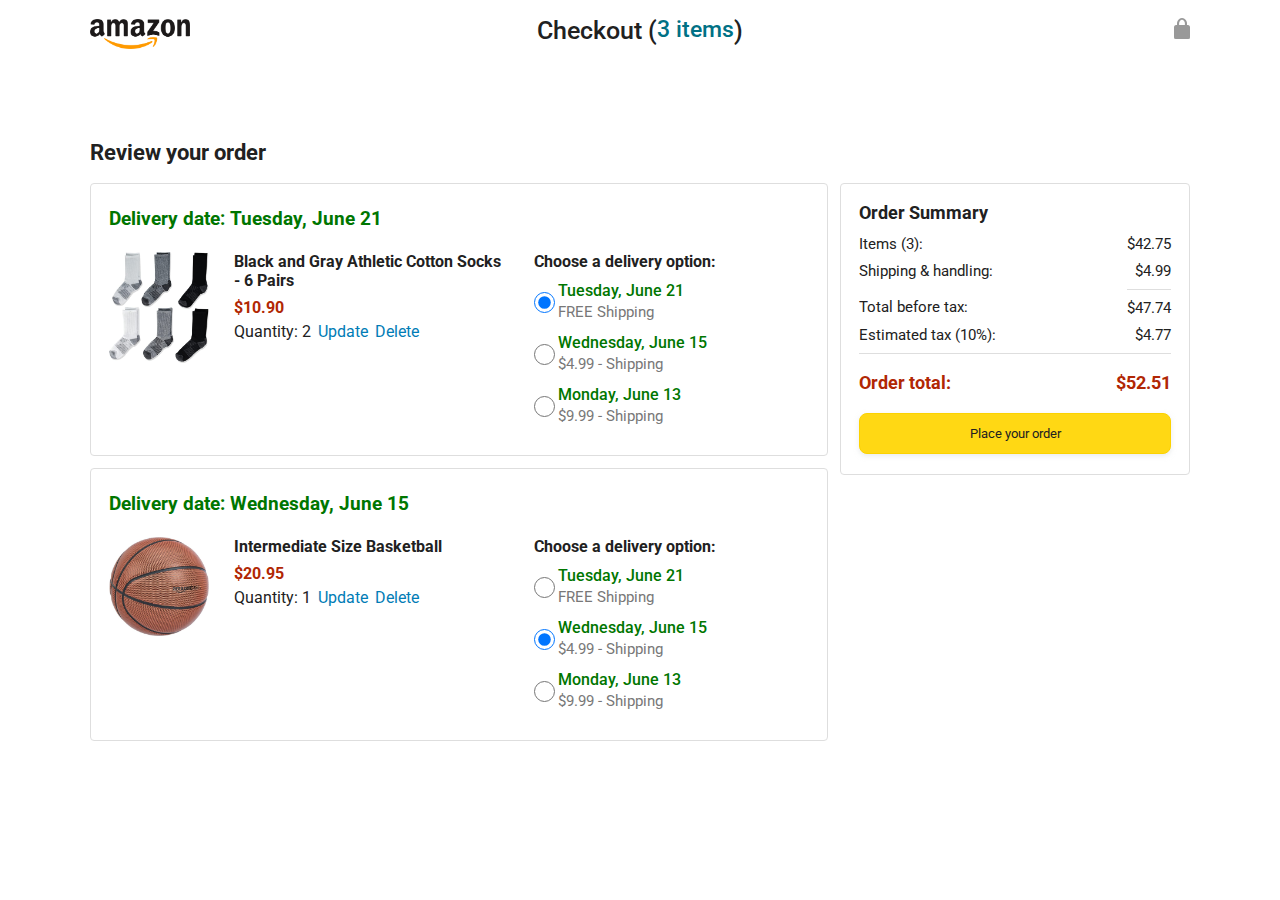
<file: checkout.html>
<!DOCTYPE html>
<html>
  <head>
    <title>Checkout</title>

    <!-- This code is needed for responsive design to work.
      (Responsive design = make the website look good on
      smaller screen sizes like a phone or a tablet). -->
    <meta name="viewport" content="width=device-width, initial-scale=1">

    <!-- Load a font called Roboto from Google Fonts. -->
    <link rel="preconnect" href="https://fonts.googleapis.com">
    <link rel="preconnect" href="https://fonts.gstatic.com" crossorigin>
    <link href="https://fonts.googleapis.com/css2?family=Roboto:wght@400;500;700&display=swap" rel="stylesheet">

    <!-- Here are the CSS files for this page. -->
    <link rel="stylesheet" href="styles/shared/general.css">
    <link rel="stylesheet" href="styles/pages/checkout/checkout-header.css">
    <link rel="stylesheet" href="styles/pages/checkout/checkout.css">
  </head>
  <body>
    <div class="checkout-header">
      <div class="header-content">
        <div class="checkout-header-left-section">
          <a href="amazon.html">
            <img class="amazon-logo" src="images/amazon-logo.png">
            <img class="amazon-mobile-logo" src="images/amazon-mobile-logo.png">
          </a>
        </div>

        <div class="checkout-header-middle-section">
          Checkout (<a class="return-to-home-link"
            href="amazon.html">3 items</a>)
        </div>

        <div class="checkout-header-right-section">
          <img src="images/icons/checkout-lock-icon.png">
        </div>
      </div>
    </div>

    <div class="main">
      <div class="page-title">Review your order</div>

      <div class="checkout-grid">
        <div class="order-summary">
          <div class="cart-item-container">
            <div class="delivery-date">
              Delivery date: Tuesday, June 21
            </div>

            <div class="cart-item-details-grid">
              <img class="product-image"
                src="images/products/athletic-cotton-socks-6-pairs.jpg">

              <div class="cart-item-details">
                <div class="product-name">
                  Black and Gray Athletic Cotton Socks - 6 Pairs
                </div>
                <div class="product-price">
                  $10.90
                </div>
                <div class="product-quantity">
                  <span>
                    Quantity: <span class="quantity-label">2</span>
                  </span>
                  <span class="update-quantity-link link-primary">
                    Update
                  </span>
                  <span class="delete-quantity-link link-primary">
                    Delete
                  </span>
                </div>
              </div>

              <div class="delivery-options">
                <div class="delivery-options-title">
                  Choose a delivery option:
                </div>
                <div class="delivery-option">
                  <input type="radio" checked
                    class="delivery-option-input"
                    name="delivery-option-1">
                  <div>
                    <div class="delivery-option-date">
                      Tuesday, June 21
                    </div>
                    <div class="delivery-option-price">
                      FREE Shipping
                    </div>
                  </div>
                </div>
                <div class="delivery-option">
                  <input type="radio"
                    class="delivery-option-input"
                    name="delivery-option-1">
                  <div>
                    <div class="delivery-option-date">
                      Wednesday, June 15
                    </div>
                    <div class="delivery-option-price">
                      $4.99 - Shipping
                    </div>
                  </div>
                </div>
                <div class="delivery-option">
                  <input type="radio"
                    class="delivery-option-input"
                    name="delivery-option-1">
                  <div>
                    <div class="delivery-option-date">
                      Monday, June 13
                    </div>
                    <div class="delivery-option-price">
                      $9.99 - Shipping
                    </div>
                  </div>
                </div>
              </div>
            </div>
          </div>

          <div class="cart-item-container">
            <div class="delivery-date">
              Delivery date: Wednesday, June 15
            </div>

            <div class="cart-item-details-grid">
              <img class="product-image"
                src="images/products/intermediate-composite-basketball.jpg">

              <div class="cart-item-details">
                <div class="product-name">
                  Intermediate Size Basketball
                </div>
                <div class="product-price">
                  $20.95
                </div>
                <div class="product-quantity">
                  <span>
                    Quantity: <span class="quantity-label">1</span>
                  </span>
                  <span class="update-quantity-link link-primary">
                    Update
                  </span>
                  <span class="delete-quantity-link link-primary">
                    Delete
                  </span>
                </div>
              </div>

              <div class="delivery-options">
                <div class="delivery-options-title">
                  Choose a delivery option:
                </div>

                <div class="delivery-option">
                  <input type="radio" class="delivery-option-input"
                    name="delivery-option-2">
                  <div>
                    <div class="delivery-option-date">
                      Tuesday, June 21
                    </div>
                    <div class="delivery-option-price">
                      FREE Shipping
                    </div>
                  </div>
                </div>
                <div class="delivery-option">
                  <input type="radio" checked class="delivery-option-input"
                    name="delivery-option-2">
                  <div>
                    <div class="delivery-option-date">
                      Wednesday, June 15
                    </div>
                    <div class="delivery-option-price">
                      $4.99 - Shipping
                    </div>
                  </div>
                </div>
                <div class="delivery-option">
                  <input type="radio" class="delivery-option-input"
                    name="delivery-option-2">
                  <div>
                    <div class="delivery-option-date">
                      Monday, June 13
                    </div>
                    <div class="delivery-option-price">
                      $9.99 - Shipping
                    </div>
                  </div>
                </div>
              </div>
            </div>
          </div>
        </div>

        <div class="payment-summary">
          <div class="payment-summary-title">
            Order Summary
          </div>

          <div class="payment-summary-row">
            <div>Items (3):</div>
            <div class="payment-summary-money">$42.75</div>
          </div>

          <div class="payment-summary-row">
            <div>Shipping &amp; handling:</div>
            <div class="payment-summary-money">$4.99</div>
          </div>

          <div class="payment-summary-row subtotal-row">
            <div>Total before tax:</div>
            <div class="payment-summary-money">$47.74</div>
          </div>

          <div class="payment-summary-row">
            <div>Estimated tax (10%):</div>
            <div class="payment-summary-money">$4.77</div>
          </div>

          <div class="payment-summary-row total-row">
            <div>Order total:</div>
            <div class="payment-summary-money">$52.51</div>
          </div>

          <button class="place-order-button button-primary">
            Place your order
          </button>
        </div>
      </div>
    </div>
  </body>
</html>
</file>
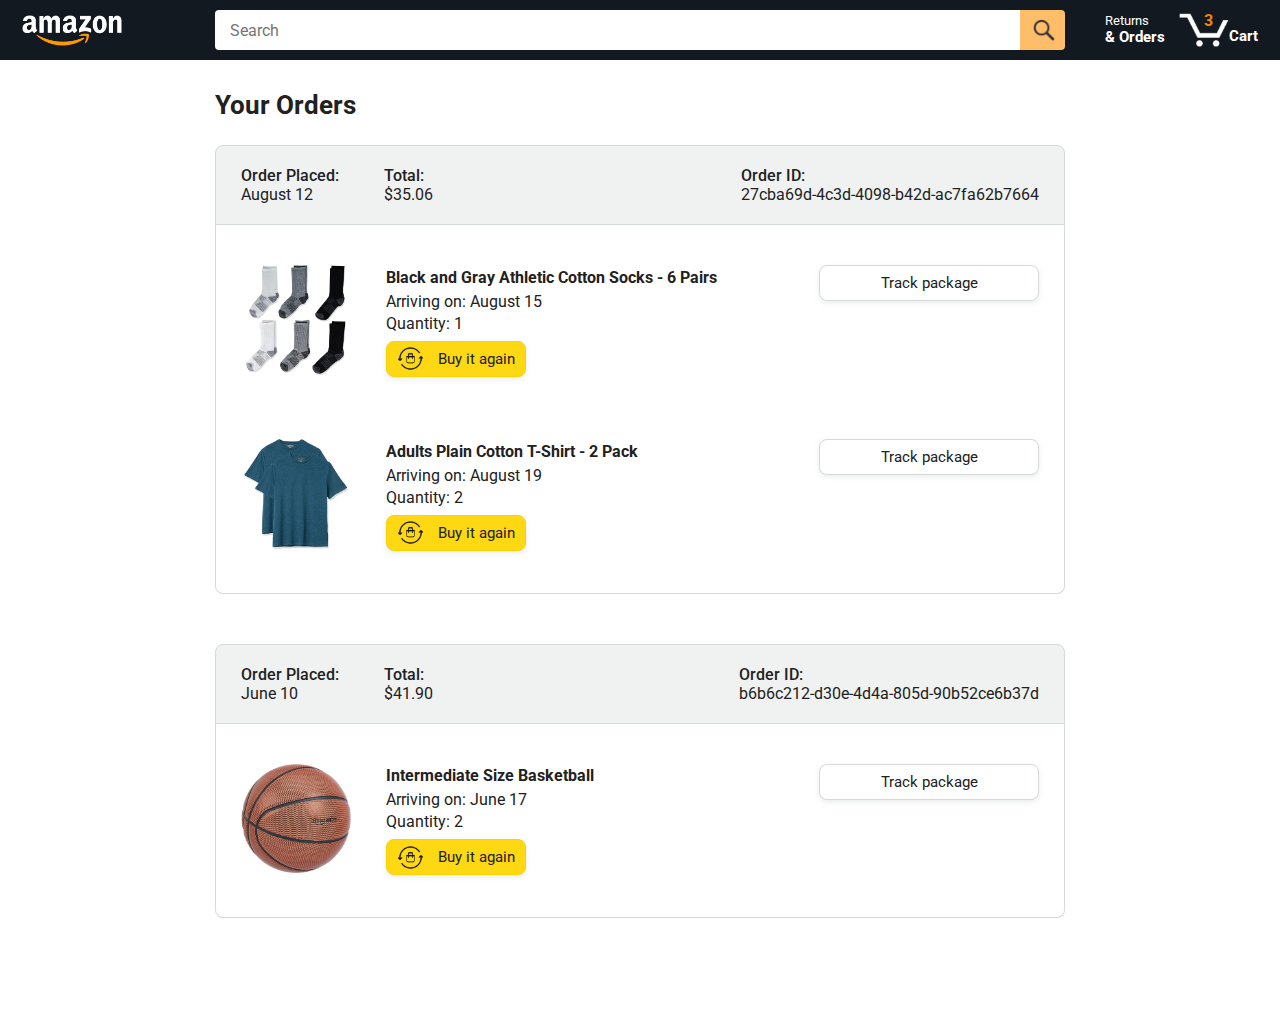
<file: orders.html>
<!DOCTYPE html>
<html>
  <head>
    <title>Orders</title>

    <!-- This code is needed for responsive design to work.
      (Responsive design = make the website look good on
      smaller screen sizes like a phone or a tablet). -->
    <meta name="viewport" content="width=device-width, initial-scale=1">

    <!-- Load a font called Roboto from Google Fonts. -->
    <link rel="preconnect" href="https://fonts.googleapis.com">
    <link rel="preconnect" href="https://fonts.gstatic.com" crossorigin>
    <link href="https://fonts.googleapis.com/css2?family=Roboto:wght@400;500;700&display=swap" rel="stylesheet">

    <!-- Here are the CSS files for this page. -->
    <link rel="stylesheet" href="styles/shared/general.css">
    <link rel="stylesheet" href="styles/shared/amazon-header.css">
    <link rel="stylesheet" href="styles/pages/orders.css">
  </head>
  <body>
    <div class="amazon-header">
      <div class="amazon-header-left-section">
        <a href="amazon.html" class="header-link">
          <img class="amazon-logo"
            src="images/amazon-logo-white.png">
          <img class="amazon-mobile-logo"
            src="images/amazon-mobile-logo-white.png">
        </a>
      </div>

      <div class="amazon-header-middle-section">
        <input class="search-bar" type="text" placeholder="Search">

        <button class="search-button">
          <img class="search-icon" src="images/icons/search-icon.png">
        </button>
      </div>

      <div class="amazon-header-right-section">
        <a class="orders-link header-link" href="orders.html">
          <span class="returns-text">Returns</span>
          <span class="orders-text">& Orders</span>
        </a>

        <a class="cart-link header-link" href="checkout.html">
          <img class="cart-icon" src="images/icons/cart-icon.png">
          <div class="cart-quantity">3</div>
          <div class="cart-text">Cart</div>
        </a>
      </div>
    </div>

    <div class="main">
      <div class="page-title">Your Orders</div>

      <div class="orders-grid">
        <div class="order-container">
          
          <div class="order-header">
            <div class="order-header-left-section">
              <div class="order-date">
                <div class="order-header-label">Order Placed:</div>
                <div>August 12</div>
              </div>
              <div class="order-total">
                <div class="order-header-label">Total:</div>
                <div>$35.06</div>
              </div>
            </div>

            <div class="order-header-right-section">
              <div class="order-header-label">Order ID:</div>
              <div>27cba69d-4c3d-4098-b42d-ac7fa62b7664</div>
            </div>
          </div>

          <div class="order-details-grid">
            <div class="product-image-container">
              <img src="images/products/athletic-cotton-socks-6-pairs.jpg">
            </div>

            <div class="product-details">
              <div class="product-name">
                Black and Gray Athletic Cotton Socks - 6 Pairs
              </div>
              <div class="product-delivery-date">
                Arriving on: August 15
              </div>
              <div class="product-quantity">
                Quantity: 1
              </div>
              <button class="buy-again-button button-primary">
                <img class="buy-again-icon" src="images/icons/buy-again.png">
                <span class="buy-again-message">Buy it again</span>
              </button>
            </div>

            <div class="product-actions">
              <a href="tracking.html">
                <button class="track-package-button button-secondary">
                  Track package
                </button>
              </a>
            </div>

            <div class="product-image-container">
              <img src="images/products/adults-plain-cotton-tshirt-2-pack-teal.jpg">
            </div>

            <div class="product-details">
              <div class="product-name">
                Adults Plain Cotton T-Shirt - 2 Pack
              </div>
              <div class="product-delivery-date">
                Arriving on: August 19
              </div>
              <div class="product-quantity">
                Quantity: 2
              </div>
              <button class="buy-again-button button-primary">
                <img class="buy-again-icon" src="images/icons/buy-again.png">
                <span class="buy-again-message">Buy it again</span>
              </button>
            </div>

            <div class="product-actions">
              <a href="tracking.html">
                <button class="track-package-button button-secondary">
                  Track package
                </button>
              </a>
            </div>
          </div>
        </div>

        <div class="order-container">

          <div class="order-header">
            <div class="order-header-left-section">
              <div class="order-date">
                <div class="order-header-label">Order Placed:</div>
                <div>June 10</div>
              </div>
              <div class="order-total">
                <div class="order-header-label">Total:</div>
                <div>$41.90</div>
              </div>
            </div>

            <div class="order-header-right-section">
              <div class="order-header-label">Order ID:</div>
              <div>b6b6c212-d30e-4d4a-805d-90b52ce6b37d</div>
            </div>
          </div>

          <div class="order-details-grid">
            <div class="product-image-container">
              <img src="images/products/intermediate-composite-basketball.jpg">
            </div>

            <div class="product-details">
              <div class="product-name">
                Intermediate Size Basketball
              </div>
              <div class="product-delivery-date">
                Arriving on: June 17
              </div>
              <div class="product-quantity">
                Quantity: 2
              </div>
              <button class="buy-again-button button-primary">
                <img class="buy-again-icon" src="images/icons/buy-again.png">
                <span class="buy-again-message">Buy it again</span>
              </button>
            </div>

            <div class="product-actions">
              <a href="tracking.html">
                <button class="track-package-button button-secondary">
                  Track package
                </button>
              </a>
            </div>
          </div>
        </div>
      </div>
    </div>
  </body>
</html>
</file>
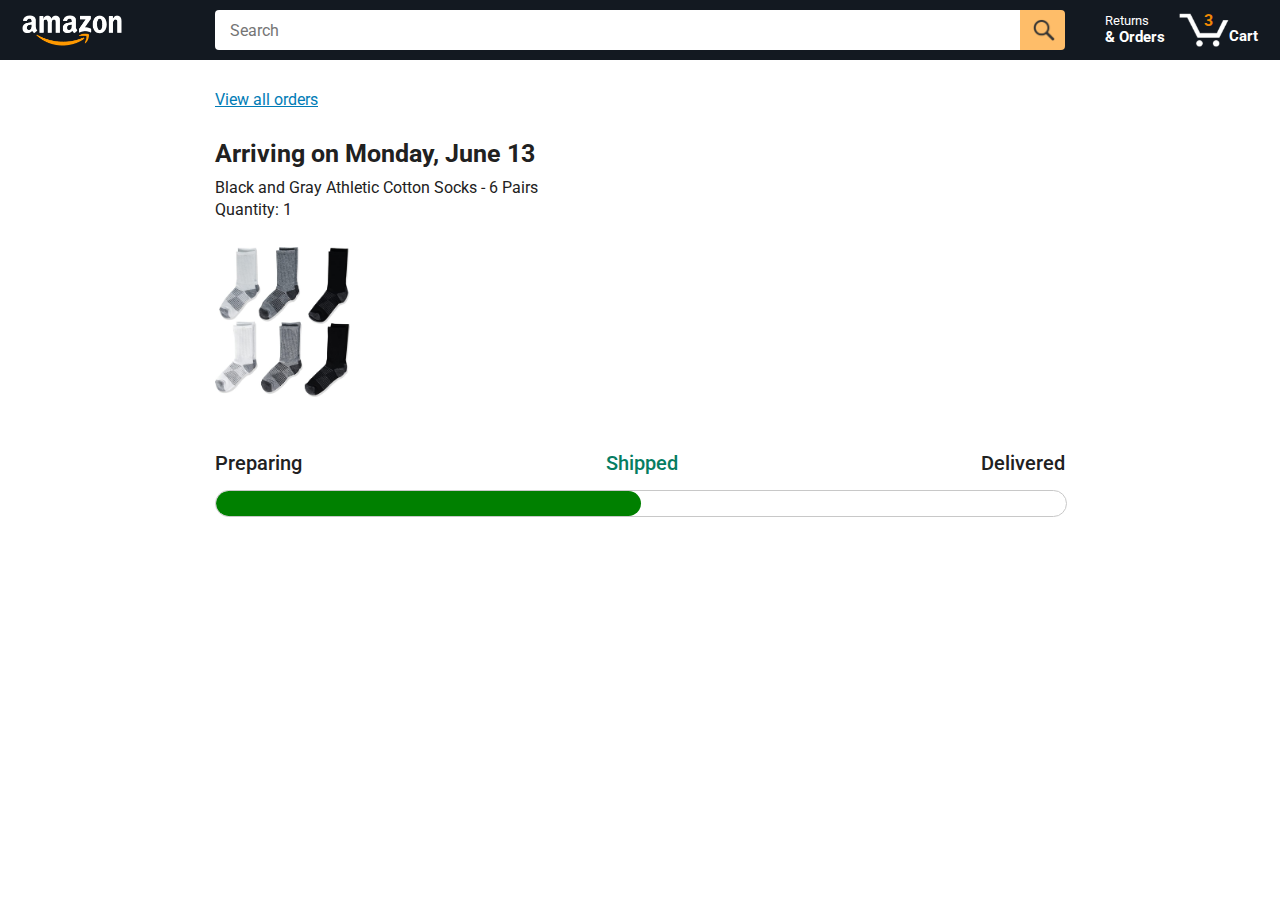
<file: tracking.html>
<!DOCTYPE html>
<html>
  <head>
    <title>Tracking</title>

    <!-- This code is needed for responsive design to work.
      (Responsive design = make the website look good on
      smaller screen sizes like a phone or a tablet). -->
    <meta name="viewport" content="width=device-width, initial-scale=1">

    <!-- Load a font called Roboto from Google Fonts. -->
    <link rel="preconnect" href="https://fonts.googleapis.com">
    <link rel="preconnect" href="https://fonts.gstatic.com" crossorigin>
    <link href="https://fonts.googleapis.com/css2?family=Roboto:wght@400;500;700&display=swap" rel="stylesheet">

    <!-- Here are the CSS files for this page. -->
    <link rel="stylesheet" href="styles/shared/general.css">
    <link rel="stylesheet" href="styles/shared/amazon-header.css">
    <link rel="stylesheet" href="styles/pages/tracking.css">
  </head>
  <body>
    <div class="amazon-header">
      <div class="amazon-header-left-section">
        <a href="amazon.html" class="header-link">
          <img class="amazon-logo"
            src="images/amazon-logo-white.png">
          <img class="amazon-mobile-logo"
            src="images/amazon-mobile-logo-white.png">
        </a>
      </div>

      <div class="amazon-header-middle-section">
        <input class="search-bar" type="text" placeholder="Search">

        <button class="search-button">
          <img class="search-icon" src="images/icons/search-icon.png">
        </button>
      </div>

      <div class="amazon-header-right-section">
        <a class="orders-link header-link" href="orders.html">
          <span class="returns-text">Returns</span>
          <span class="orders-text">& Orders</span>
        </a>

        <a class="cart-link header-link" href="checkout.html">
          <img class="cart-icon" src="images/icons/cart-icon.png">
          <div class="cart-quantity">3</div>
          <div class="cart-text">Cart</div>
        </a>
      </div>
    </div>

    <div class="main">
      <div class="order-tracking">
        <a class="back-to-orders-link link-primary" href="orders.html">
          View all orders
        </a>

        <div class="delivery-date">
          Arriving on Monday, June 13
        </div>

        <div class="product-info">
          Black and Gray Athletic Cotton Socks - 6 Pairs
        </div>

        <div class="product-info">
          Quantity: 1
        </div>

        <img class="product-image" src="images/products/athletic-cotton-socks-6-pairs.jpg">

        <div class="progress-labels-container">
          <div class="progress-label">
            Preparing
          </div>
          <div class="progress-label current-status">
            Shipped
          </div>
          <div class="progress-label">
            Delivered
          </div>
        </div>

        <div class="progress-bar-container">
          <div class="progress-bar"></div>
        </div>
      </div>
    </div>
  </body>
</html>
</file>
<file: styles/shared/general.css>
body {
  font-family: Roboto, Arial;
  color: rgb(33, 33, 33);
  /* The <body> element has a default margin of 8px
     on all sides. This removes the default margins. */
  margin: 0;
}

/* <p> elements have a default margin on the top
   and bottom. This removes the default margins. */
p {
  margin: 0;
}

button {
  cursor: pointer;
}

select {
  cursor: pointer;
}

input, select, button {
  font-family: Roboto, Arial;
}

.button-primary {
  color: rgb(33, 33, 33);
  background-color: rgb(255, 216, 20);
  border: 1px solid rgb(252, 210, 0);
  border-radius: 8px;
  cursor: pointer;
  box-shadow: 0 2px 5px rgba(213, 217, 217, 0.5);
}

.button-primary:hover {
  background-color: rgb(247, 202, 0);
  border: 1px solid rgb(242, 194, 0);
}

.button-primary:active {
  background: rgb(255, 216, 20);
  border-color: rgb(252, 210, 0);
  box-shadow: none;
}

.button-secondary {
  color: rgb(33, 33, 33);
  background: white;
  border: 1px solid rgb(213, 217, 217);
  border-radius: 8px;
  cursor: pointer;
  box-shadow: 0 2px 5px rgba(213, 217, 217, 0.5);
}

.button-secondary:hover {
  background-color: rgb(247, 250, 250);
}

.button-secondary:active {
  background-color: rgb(237, 253, 255);
  box-shadow: none;
}

/* These styles will limit text to 2 lines. Anything
   beyond 2 lines will be replaced with "..."
   You can find this code by using an A.I. tool or by
   searching in Google.
   https://css-tricks.com/almanac/properties/l/line-clamp/ */
.limit-text-to-2-lines {
  display: -webkit-box;
  -webkit-line-clamp: 2;
  -webkit-box-orient: vertical;
  overflow: hidden;
}

.link-primary {
  color: rgb(1, 124, 182);
  cursor: pointer;
}

.link-primary:hover {
  color: rgb(196, 80, 0);
}

/* Styles for dropdown selectors. */
select {
  color: rgb(33, 33, 33);
  background-color: rgb(240, 240, 240);
  border: 1px solid rgb(213, 217, 217);
  border-radius: 8px;
  padding: 3px 5px;
  font-size: 15px;
  cursor: pointer;
  box-shadow: 0 2px 5px rgba(213, 217, 217, 0.5);
}

select:focus,
input:focus {
  outline: 2px solid rgb(255, 153, 0);
}
</file>
<file: styles/pages/checkout/checkout-header.css>
.checkout-header {
  height: 60px;
  padding-left: 30px;
  padding-right: 30px;
  background-color: white;

  display: flex;
  justify-content: center;

  position: fixed;
  top: 0;
  left: 0;
  right: 0;
  z-index: 1000;
}

.header-content {
  width: 100%;
  max-width: 1100px;

  display: flex;
  align-items: center;
}

.checkout-header-left-section {
  width: 150px;
}

.amazon-logo {
  width: 100px;
  margin-top: 12px;
}

.amazon-mobile-logo {
  display: none;
}

/* @media is used to create responsive design (making the
   website look good on any screen size). This @media
   means when the screen width is 575px or less, different
   styles (inside the {...}) will be applied. */
@media (max-width: 575px) {
  .checkout-header-left-section {
    width: auto;
  }

  .amazon-logo {
    display: none;
  }

  .amazon-mobile-logo {
    display: inline-block;
    height: 35px;
    margin-top: 5px;
  }
}

.checkout-header-middle-section {
  flex: 1;
  flex-shrink: 0;
  text-align: center;

  font-size: 25px;
  font-weight: 500;

  display: flex;
  justify-content: center;
}

.return-to-home-link {
  color: rgb(0, 113, 133);
  font-size: 23px;
  text-decoration: none;
  cursor: pointer;
}

@media (max-width: 1000px) {
  .checkout-header-middle-section {
    font-size: 20px;
    margin-right: 60px;
  }

  .return-to-home-link {
    font-size: 18px;
  }
}

@media (max-width: 575px) {
  .checkout-header-middle-section {
    margin-right: 5px;
  }
}

.checkout-header-right-section {
  text-align: right;
  width: 150px;
}

@media (max-width: 1000px) {
  .checkout-header-right-section {
    width: auto;
  }
}
</file>
<file: styles/pages/checkout/checkout.css>
.main {
  max-width: 1100px;
  padding-left: 30px;
  padding-right: 30px;

  margin-top: 140px;
  margin-bottom: 100px;

  /* margin-left: auto;
     margin-right auto;
     Is a trick for centering an element horizontally
     without needing a container. */
  margin-left: auto;
  margin-right: auto;
}

.page-title {
  font-weight: 700;
  font-size: 22px;
  margin-bottom: 18px;
}

.checkout-grid {
  display: grid;
  /* Here, 1fr means the first column will take
     up the remaining space in the grid. */
  grid-template-columns: 1fr 350px;
  column-gap: 12px;

  /* Use align-items: start; to prevent the elements
     in the grid from stretching vertically. */
  align-items: start;
}

@media (max-width: 1000px) {
  .main {
    max-width: 500px;
  }

  .checkout-grid {
    grid-template-columns: 1fr;
  }
}

.cart-item-container,
.payment-summary {
  border: 1px solid rgb(222, 222, 222);
  border-radius: 4px;
  padding: 18px;
}

.cart-item-container {
  margin-bottom: 12px;
}

.payment-summary {
  padding-bottom: 5px;
}

@media (max-width: 1000px) {
  .payment-summary {
    /* grid-row: 1 means this element will be placed into row
      1 in the grid. (Normally, the row that an element is
      placed in is determined by the order of the elements in
      the HTML. grid-row overrides this default ordering). */
    grid-row: 1;
    margin-bottom: 12px;
  }
}

.delivery-date {
  color: rgb(0, 118, 0);
  font-weight: 700;
  font-size: 19px;
  margin-top: 5px;
  margin-bottom: 22px;
}

.cart-item-details-grid {
  display: grid;
  /* 100px 1fr 1fr; means the 2nd and 3rd column will
     take up half the remaining space in the grid
     (they will divide up the remaining space evenly). */
  grid-template-columns: 100px 1fr 1fr;
  column-gap: 25px;
}

@media (max-width: 1000px) {
  .cart-item-details-grid {
    grid-template-columns: 100px 1fr;
    row-gap: 30px;
  }
}

.product-image {
  max-width: 100%;
  max-height: 120px;

  /* margin-left: auto;
     margin-right auto;
     Is a trick for centering an element horizontally
     without needing a container. */
  margin-left: auto;
  margin-right: auto;
}

.product-name {
  font-weight: 700;
  margin-bottom: 8px;
}

.product-price {
  color: rgb(177, 39, 4);
  font-weight: 700;
  margin-bottom: 5px;
}

.product-quantity .link-primary {
  margin-left: 3px;
}

@media (max-width: 1000px) {
  .delivery-options {
    /* grid-column: 1 means this element will be placed
       in column 1 in the grid. (Normally, the column that
       an element is placed in is determined by the order
       of the elements in the HTML. grid-column overrides
       this default ordering).
       
       / span 2 means this element will take up 2 columns
       in the grid (Normally, each element takes up 1
       column in the grid). */
    grid-column: 1 / span 2;
  }
}

.delivery-options-title {
  font-weight: 700;
  margin-bottom: 10px;
}

.delivery-option {
  display: grid;
  grid-template-columns: 24px 1fr;
  margin-bottom: 12px;
  cursor: pointer;
}

.delivery-option-input {
  margin-left: 0px;
  cursor: pointer;
}

.delivery-option-date {
  color: rgb(0, 118, 0);
  font-weight: 500;
  margin-bottom: 3px;
}

.delivery-option-price {
  color: rgb(120, 120, 120);
  font-size: 15px;
}

.payment-summary-title {
  font-weight: 700;
  font-size: 18px;
  margin-bottom: 12px;
}

.payment-summary-row {
  display: grid;
  /* 1fr auto; means the width of the 2nd column will be
     determined by the elements inside the column (auto).
     The 1st column will take up the remaining space. */
  grid-template-columns: 1fr auto;

  font-size: 15px;
  margin-bottom: 9px;
}

.payment-summary-money {
  text-align: right;
}

.subtotal-row .payment-summary-money {
  border-top: 1px solid rgb(222, 222, 222);
}

.subtotal-row div {
  padding-top: 9px;
}

.total-row {
  color: rgb(177, 39, 4);
  font-weight: 700;
  font-size: 18px;

  border-top: 1px solid rgb(222, 222, 222);
  padding-top: 18px;
}

.place-order-button {
  width: 100%;
  padding-top: 12px;
  padding-bottom: 12px;
  border-radius: 8px;

  margin-top: 11px;
  margin-bottom: 15px;
}
</file>
<file: styles/shared/amazon-header.css>
.amazon-header {
  background-color: rgb(19, 25, 33);
  color: white;
  padding-left: 15px;
  padding-right: 15px;

  display: flex;
  align-items: center;
  justify-content: space-between;

  position: fixed;
  top: 0;
  left: 0;
  right: 0;
  height: 60px;
}

.amazon-header-left-section {
  width: 180px;
}

@media (max-width: 800px) {
  .amazon-header-left-section {
    width: unset;
  }
}

.header-link {
  display: inline-block;
  padding: 6px;
  border-radius: 2px;
  cursor: pointer;
  text-decoration: none;
  border: 1px solid rgba(0, 0, 0, 0);
}

.header-link:hover {
  border: 1px solid white;
}

.amazon-logo {
  width: 100px;
  margin-top: 5px;
}

.amazon-mobile-logo {
  display: none;
}

@media (max-width: 575px) {
  .amazon-logo {
    display: none;
  }

  .amazon-mobile-logo {
    display: block;
    height: 35px;
    margin-top: 5px;
  }
}

.amazon-header-middle-section {
  flex: 1;
  max-width: 850px;
  margin-left: 10px;
  margin-right: 10px;
  display: flex;
}

.search-bar {
  flex: 1;
  width: 0;
  font-size: 16px;
  height: 38px;
  padding-left: 15px;
  border: none;
  border-top-left-radius: 4px;
  border-bottom-left-radius: 4px;
  border-top-right-radius: 0;
  border-bottom-right-radius: 0;
}

.search-button {
  background-color: rgb(254, 189, 105);
  border: none;
  width: 45px;
  height: 40px;
  border-top-right-radius: 4px;
  border-bottom-right-radius: 4px;
  flex-shrink: 0;
}

.search-icon {
  height: 22px;
  margin-left: 2px;
  margin-top: 3px;
}

.amazon-header-right-section {
  width: 180px;
  flex-shrink: 0;
  display: flex;
  justify-content: end;
}

.orders-link {
  color: white;
}

.returns-text {
  display: block;
  font-size: 13px;
}

.orders-text {
  display: block;
  font-size: 15px;
  font-weight: 700;
}

.cart-link {
  color: white;
  display: flex;
  align-items: center;
  position: relative;
}

.cart-icon {
  width: 50px;
}

.cart-text {
  margin-top: 12px;
  font-size: 15px;
  font-weight: 700;
}

.cart-quantity {
  color: rgb(240, 136, 4);
  font-size: 16px;
  font-weight: 700;

  position: absolute;
  top: 4px;
  left: 22px;
  
  width: 26px;
  text-align: center;
}
</file>
<file: styles/pages/orders.css>
.main {
  max-width: 850px;
  margin-top: 90px;
  margin-bottom: 100px;
  padding-left: 20px;
  padding-right: 20px;

  /* margin-left: auto;
     margin-right auto;
     Is a trick for centering an element horizontally
     without needing a container. */
  margin-left: auto;
  margin-right: auto;
}

.page-title {
  font-weight: 700;
  font-size: 26px;
  margin-bottom: 25px;
}

.orders-grid {
  display: grid;
  grid-template-columns: 1fr;
  row-gap: 50px;
}

.order-header {
  background-color: rgb(240, 242, 242);
  border: 1px solid rgb(213, 217, 217);

  display: flex;
  align-items: center;
  justify-content: space-between;

  padding: 20px 25px;
  border-top-left-radius: 8px;
  border-top-right-radius: 8px;
}

.order-header-left-section {
  display: flex;
  flex-shrink: 0;
}

.order-header-label {
  font-weight: 500;
}

.order-date,
.order-total {
  margin-right: 45px;
}

.order-header-right-section {
  flex-shrink: 1;
}

@media (max-width: 575px) {
  .order-header {
    flex-direction: column;
    align-items: start;
    line-height: 23px;
    padding: 15px;
  }

  .order-header-left-section {
    flex-direction: column;
  }

  .order-header-label {
    margin-right: 5px;
  }

  .order-date,
  .order-total {
    display: grid;
    grid-template-columns: auto 1fr;
    margin-right: 0;
  }

  .order-header-right-section {
    display: grid;
    grid-template-columns: auto 1fr;
  }
}

.order-details-grid {
  padding: 40px 25px;
  border: 1px solid rgb(213, 217, 217);
  border-top: none;
  border-bottom-left-radius: 8px;
  border-bottom-right-radius: 8px;

  display: grid;
  grid-template-columns: 110px 1fr 220px;
  column-gap: 35px;
  row-gap: 60px;
  align-items: center;
}

@media (max-width: 800px) {
  .order-details-grid {
    grid-template-columns: 110px 1fr;
    row-gap: 0;
    padding-bottom: 8px;
  }
}

@media (max-width: 450px) {
  .order-details-grid {
    grid-template-columns: 1fr;
  }
}

.product-image-container {
  text-align: center;
}

.product-image-container img {
  max-width: 110px;
  max-height: 110px;
}

.product-name {
  font-weight: 700;
  margin-bottom: 5px;
}

.product-delivery-date {
  margin-bottom: 3px;
}

.product-quantity {
  margin-bottom: 8px;
}

.buy-again-button {
  font-size: 15px;
  width: 140px;
  height: 36px;
  border-radius: 8px;

  display: flex;
  align-items: center;
  justify-content: center;
}

.buy-again-icon {
  width: 25px;
  margin-right: 15px;
}

.product-actions {
  align-self: start;
}

.track-package-button {
  width: 100%;
  font-size: 15px;
  padding: 8px;
}

@media (max-width: 800px) {
  .buy-again-button {
    margin-bottom: 10px;
  }

  .product-actions {
    /* grid-column: 2 means this element will be placed
       in column 2 in the grid. (Normally, the column that
       an element is placed in is determined by the order
       of the elements in the HTML. grid-column overrides
       this default ordering). */
    grid-column: 2;
    margin-bottom: 30px;
  }

  .track-package-button {
    width: 140px;
  }
}

@media (max-width: 450px) {
  .product-image-container {
    text-align: center;
    margin-bottom: 25px;
  }

  .product-image-container img {
    max-width: 150px;
    max-height: 150px;
  }

  .product-name {
    margin-bottom: 10px;
  }

  .product-quantity {
    margin-bottom: 15px;
  }

  .buy-again-button {
    width: 100%;
    margin-bottom: 15px;
  }

  .product-actions {
    /* grid-column: auto; undos grid-column: 2; from above.
       This element will now be placed in its normal column
       in the grid. */
    grid-column: auto;
    margin-bottom: 70px;
  }

  .track-package-button {
    width: 100%;
    padding: 12px;
  }
}
</file>
<file: styles/pages/tracking.css>
.main {
  max-width: 850px;
  margin-top: 90px;
  margin-bottom: 100px;
  padding-left: 30px;
  padding-right: 30px;

  /* margin-left: auto;
     margin-right auto;
     Is a trick for centering an element horizontally
     without needing a container. */
  margin-left: auto;
  margin-right: auto;
}

.back-to-orders-link {
  display: inline-block;
  margin-bottom: 30px;
}

.delivery-date {
  font-size: 25px;
  font-weight: 700;
  margin-bottom: 10px;
}

.product-info {
  margin-bottom: 3px;
}

.product-image {
  max-width: 150px;
  max-height: 150px;
  margin-top: 25px;
  margin-bottom: 50px;
}

.progress-labels-container {
  display: flex;
  justify-content: space-between;
  font-size: 20px;
  font-weight: 500;
  margin-bottom: 15px;
}

.current-status {
  color: rgb(6, 125, 98);
}

@media (max-width: 575px) {
  .progress-labels-container {
    font-size: 16px;
  }
}

@media (max-width: 450px) {
  .progress-labels-container {
    flex-direction: column;
    margin-bottom: 5px;
  }

  .progress-label {
    margin-bottom: 3px;
  }
}

.progress-bar-container {
  height: 25px;
  width: 100%;

  border: 1px solid rgb(200, 200, 200);
  border-radius: 50px;
  overflow: hidden;
}

.progress-bar {
  height: 100%;
  background-color: green;
  border-radius: 50px;
  width: 50%;
}
</file>
